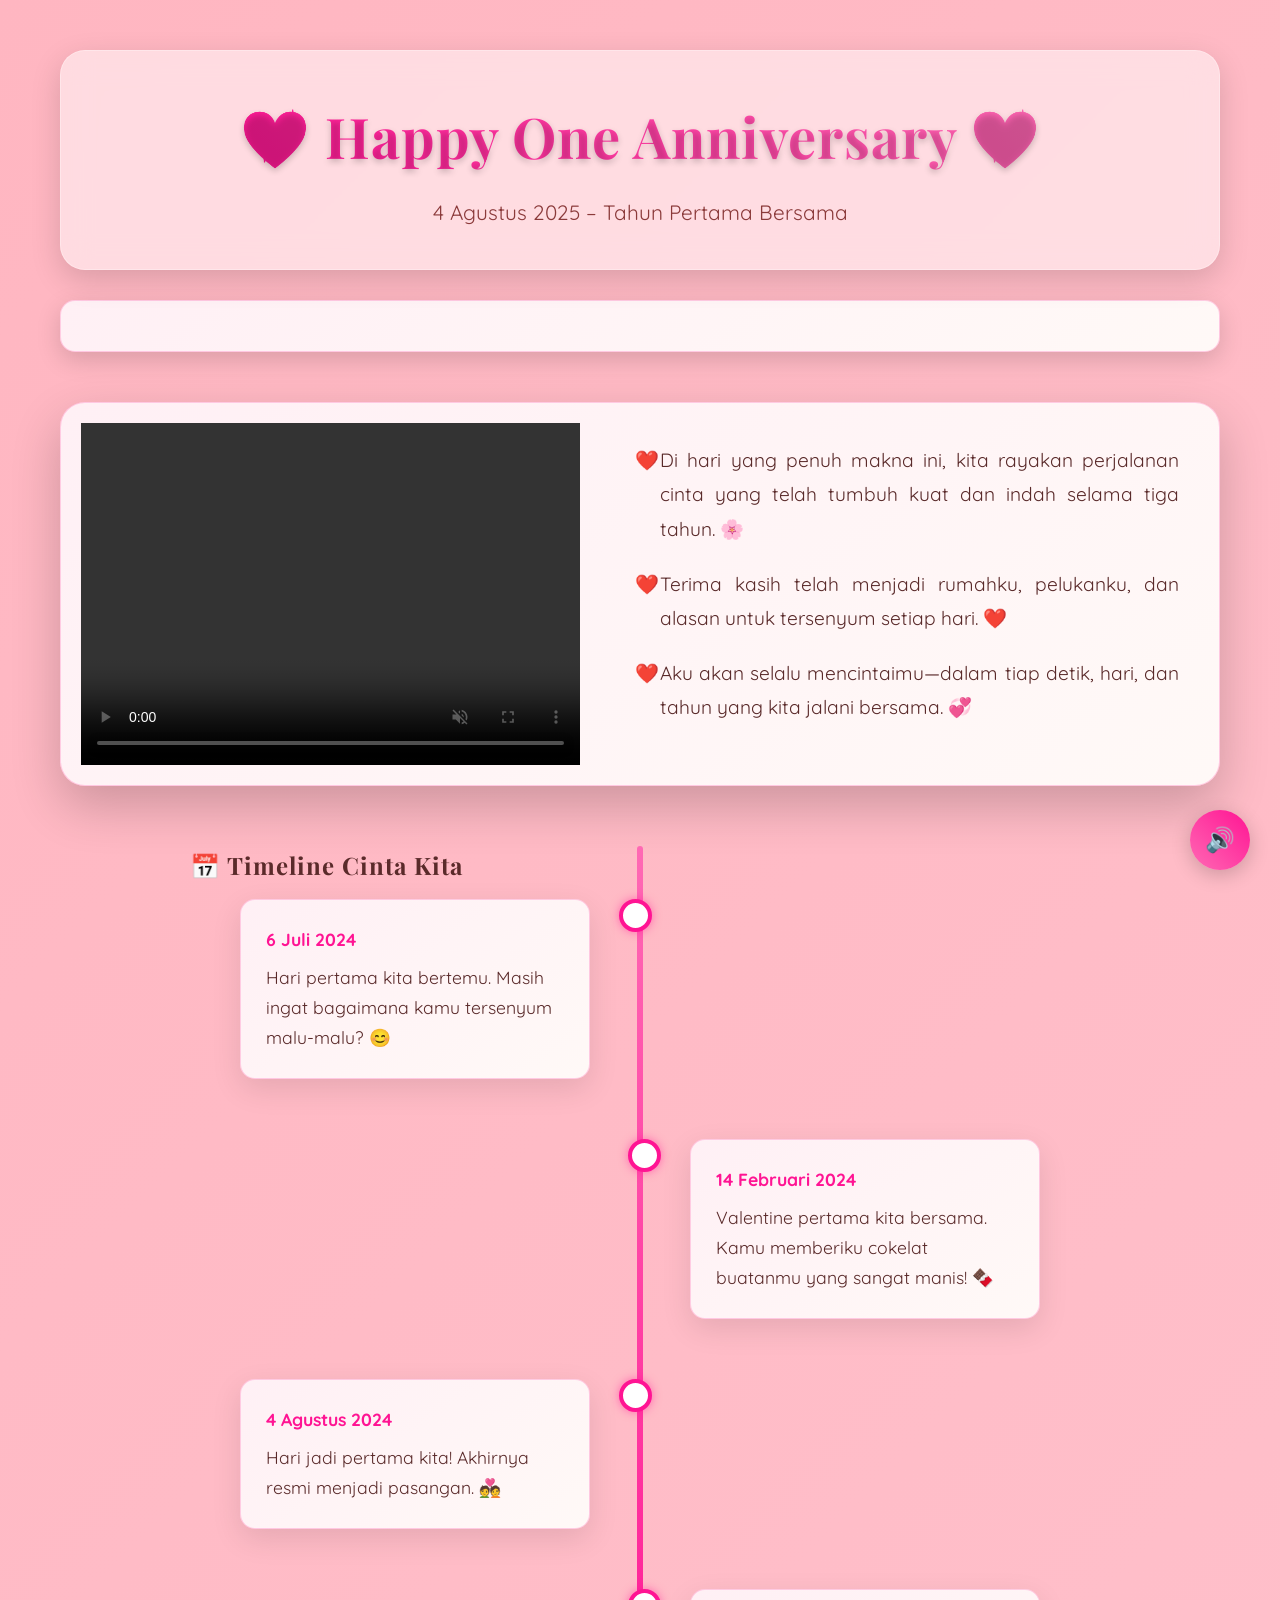
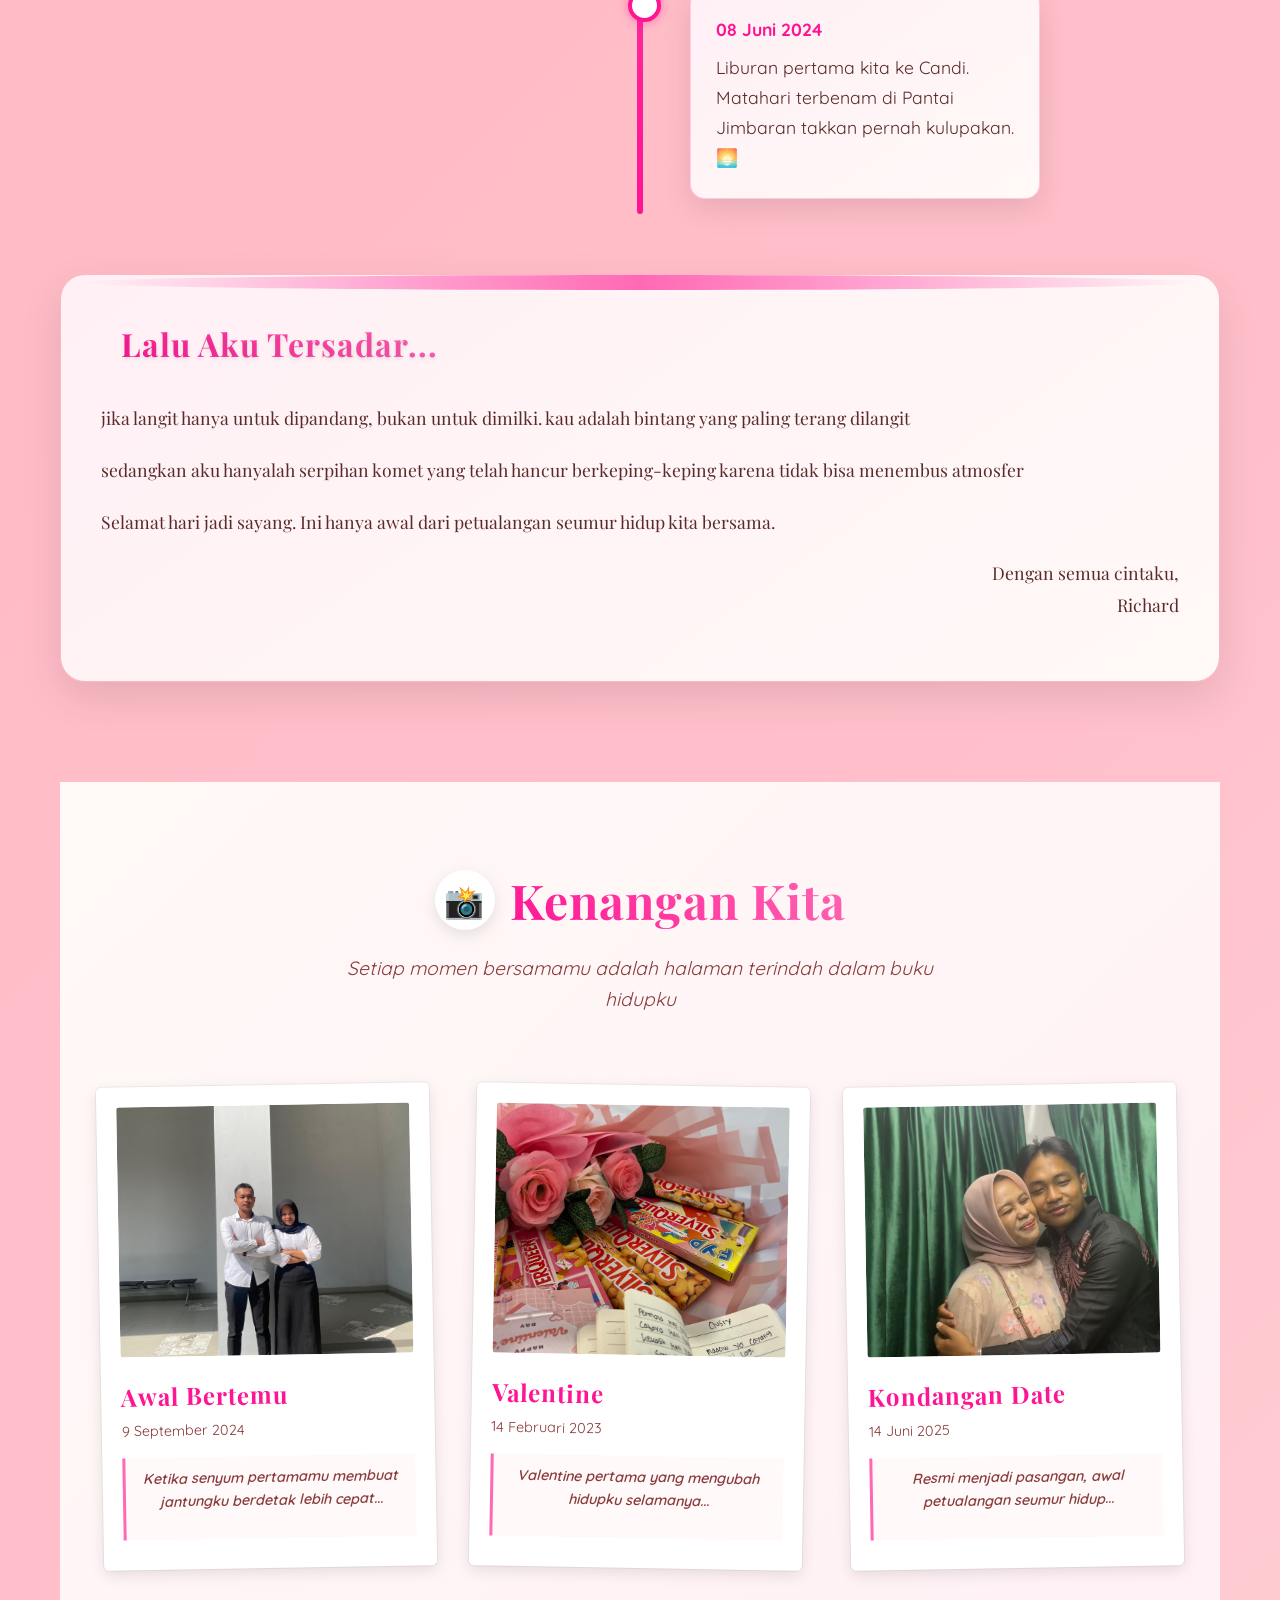
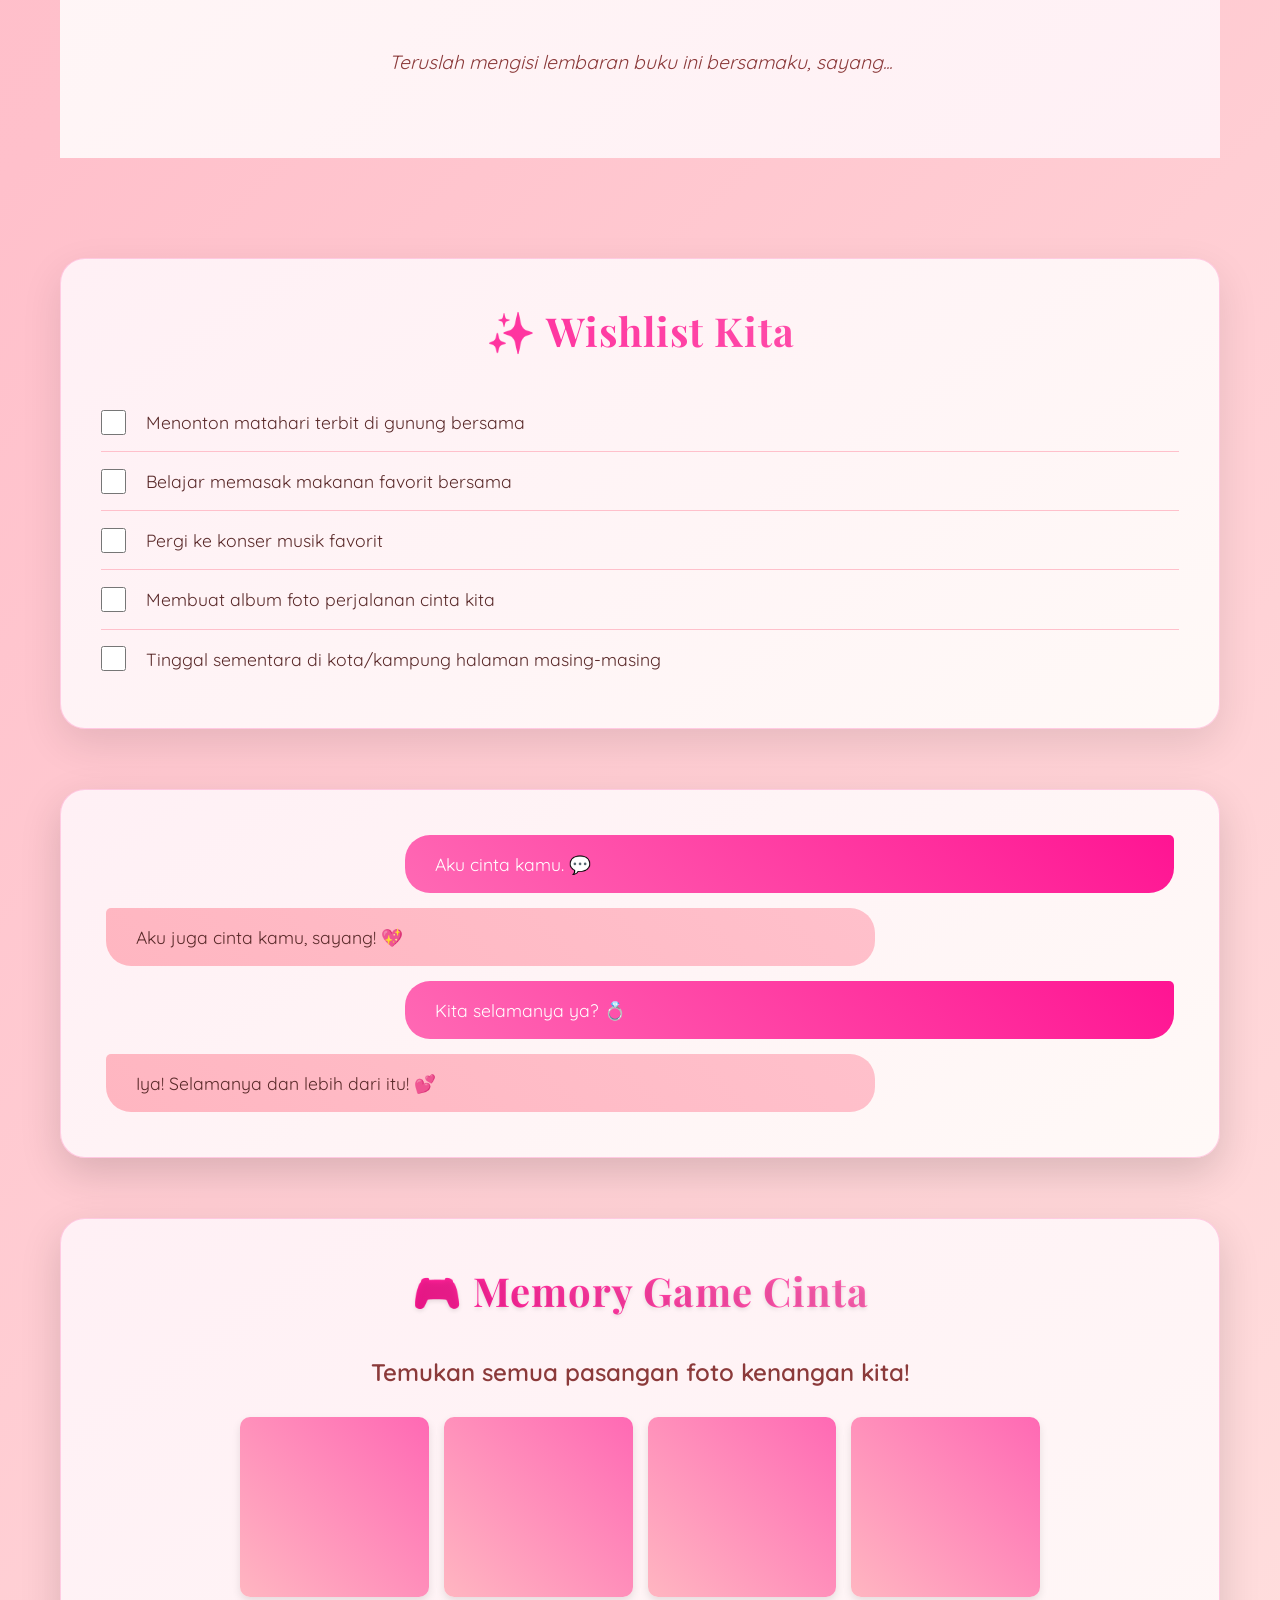
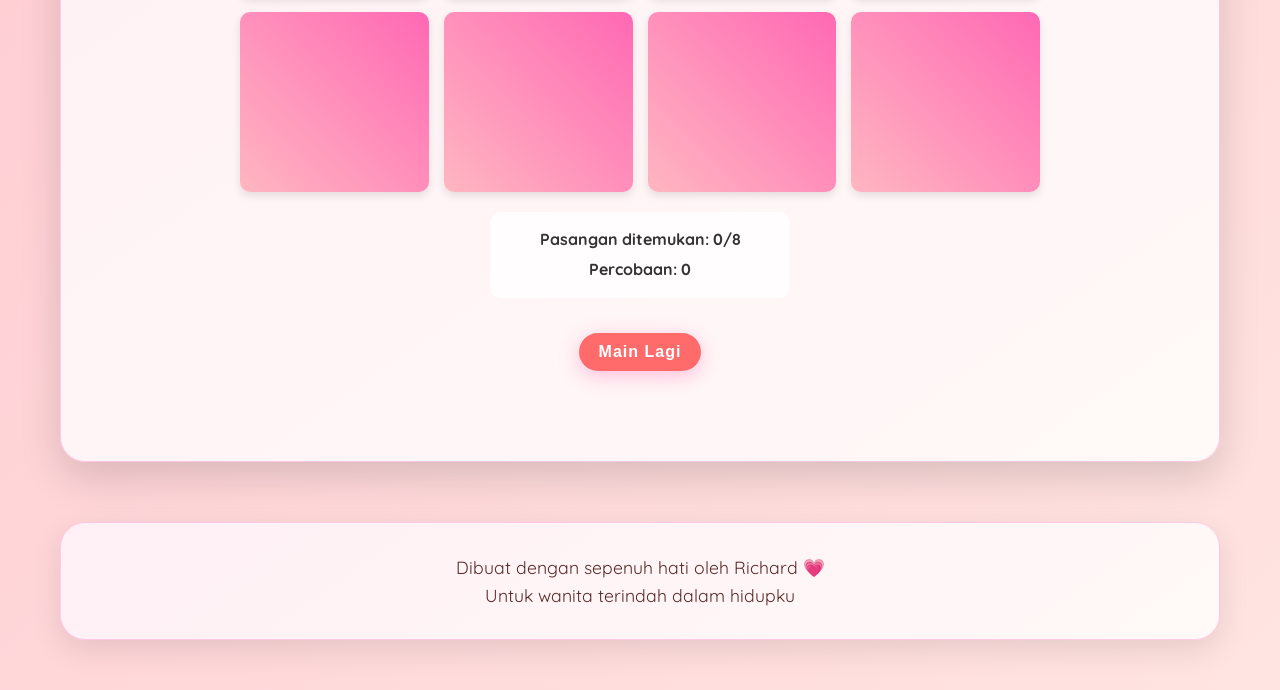
<file: index.html>
<!DOCTYPE html>
<html lang="id">
<head>
  <meta charset="UTF-8" />
  <meta name="viewport" content="width=device-width, initial-scale=1.0"/>
  <title>Happy Anniversary 💖</title>
  <link href="https://fonts.googleapis.com/css2?family=Playfair+Display:wght@700&family=Quicksand:wght@400;600&display=swap" rel="stylesheet">
  <link rel="stylesheet" href="Style.css">
</head>
<body onload="showPopup(); playMusic(); startCountdown();">

  <!-- Popup Ucapan -->
  <div class="popup" id="popup">
    <div class="popup-content">
      <h2>💝 Kejutan Cinta Terindah</h2>
      <p>Selamat Anniversary Sayangku 💗<br>3 Tahun Kebersamaan Penuh Makna</p>
      <button onclick="closePopup()">Buka Surprise Cintaku ❤️</button>
    </div>
  </div>

  <!-- Musik -->
  <audio id="music" src="https://www.bensound.com/bensound-music/bensound-romantic.mp3" autoplay loop></audio>
  <button id="muteBtn" onclick="toggleMusic()" aria-label="Toggle music">🔊</button>

  <!-- Efek Hati Jatuh -->
  <div id="hearts-container"></div>

  <div class="container">

    <!-- Judul -->
    <header class="fade-in">
      <h1>💖 Happy One Anniversary 💖</h1>
      <p class="glow">4 Agustus 2025 – Tahun Pertama Bersama</p>
    </header>

    <!-- Countdown -->
    <div class="countdown" id="countdown"></div>

    <!-- Kartu Ucapan -->
    <section class="card fade-in-up">
      <div class="image-wrapper">
        <video class="container" width="100%" height="auto" controls autoplay muted loop>
          <source src="gmb/video1.mp4" type="video/mp4">
          Your browser does not support the video tag.
        </video>
      </div>
      <div class="message">
        <p>Di hari yang penuh makna ini, kita rayakan perjalanan cinta yang telah tumbuh kuat dan indah selama tiga tahun. 🌸</p>
        <p>Terima kasih telah menjadi rumahku, pelukanku, dan alasan untuk tersenyum setiap hari. ❤️</p>
        <p>Aku akan selalu mencintaimu—dalam tiap detik, hari, dan tahun yang kita jalani bersama. 💞</p>
      </div>
    </section>

    <!-- Timeline Cinta -->
    <div class="timeline">
      <h2>📅 Timeline Cinta Kita</h2>
      <div class="timeline-item left-timeline">
        <div class="timeline-content">
          <div class="timeline-date">6 Juli 2024</div>
          <p>Hari pertama kita bertemu. Masih ingat bagaimana kamu tersenyum malu-malu? 😊</p>
        </div>
      </div>
      <div class="timeline-item right-timeline">
        <div class="timeline-content">
          <div class="timeline-date">14 Februari 2024</div>
          <p>Valentine pertama kita bersama. Kamu memberiku cokelat buatanmu yang sangat manis! 🍫</p>
        </div>
      </div>
      <div class="timeline-item left-timeline">
        <div class="timeline-content">
          <div class="timeline-date">4 Agustus 2024</div>
          <p>Hari jadi pertama kita! Akhirnya resmi menjadi pasangan. 💑</p>
        </div>
      </div>
      <div class="timeline-item right-timeline">
        <div class="timeline-content">
          <div class="timeline-date">08 Juni 2024</div>
          <p>Liburan pertama kita ke Candi. Matahari terbenam di Pantai Jimbaran takkan pernah kulupakan. 🌅</p>
        </div>
      </div>
    </div>

    <!-- Surat Cinta -->
    <section class="love-letter">
      <h3>Lalu Aku Tersadar...</h3>
      <p>jika langit hanya untuk dipandang, bukan untuk dimilki. kau adalah bintang yang paling terang dilangit</p>
      <p>sedangkan aku hanyalah serpihan komet yang telah hancur berkeping-keping karena tidak bisa menembus atmosfer</p>
      <p>Selamat hari jadi sayang. Ini hanya awal dari petualangan seumur hidup kita bersama.</p>
      <p style="text-align: right; margin-top: 20px;">Dengan semua cintaku,<br>Richard</p>
    </section>

    <!-- Scrapbook Kenangan -->
    <section class="scrapbook-section">
      <div class="scrapbook-header">
        <h2>
          <span class="icon-frame">📸</span>
          <span class="title-gradient">Kenangan Kita</span>
        </h2>
        <p class="subtitle">Setiap momen bersamamu adalah halaman terindah dalam buku hidupku</p>
      </div>

      <div class="gallery-container">
        <div class="polaroid-gallery">
          <div class="polaroid">
            <div class="photo-wrapper">
              <img src="gmb/foto2.jpeg" alt="Momen Pertama" loading="lazy">
              <div class="overlay">
                <span class="heart-pulse">💖</span>
              </div>
            </div>
            <div class="caption">
              <h3>Awal Bertemu</h3>
              <p>9 September 2024</p>
              <div class="memory-quote">
                <p>Ketika senyum pertamamu membuat jantungku berdetak lebih cepat...</p>
              </div>
            </div>
          </div>

          <div class="polaroid">
            <div class="photo-wrapper">
              <img src="gmb/foto5.jpeg" alt="Kencan Pertama" loading="lazy">
              <div class="overlay">
                <span class="heart-pulse">🥰</span>
              </div>
            </div>
            <div class="caption">
              <h3>Valentine</h3>
              <p>14 Februari 2023</p>
              <div class="memory-quote">
                <p>Valentine pertama yang mengubah hidupku selamanya...</p>
              </div>
            </div>
          </div>

          <div class="polaroid">
            <div class="photo-wrapper">
              <img src="gmb/foto1.jpeg" alt="Hari Jadi" loading="lazy">
              <div class="overlay">
                <span class="heart-pulse">💍</span>
              </div>
            </div>
            <div class="caption">
              <h3>Kondangan Date</h3>
              <p>14 Juni 2025</p>
              <div class="memory-quote">
                <p>Resmi menjadi pasangan, awal petualangan seumur hidup...</p>
              </div>
            </div>
          </div>
        </div>
      </div>

      <div class="scrapbook-footer">
        <p>Teruslah mengisi lembaran buku ini bersamaku, sayang...</p>
      </div>
    </section>

    <!-- Bucket List -->
    <section class="bucket-list"> 
      <h2>✨ Wishlist Kita</h2>
      <div class="bucket-item">
        <input type="checkbox" class="bucket-checkbox" id="item1">
        <label for="item1">Menonton matahari terbit di gunung bersama</label>
      </div>
      <div class="bucket-item">
        <input type="checkbox" class="bucket-checkbox" id="item2">
        <label for="item2">Belajar memasak makanan favorit bersama</label>
      </div>
      <div class="bucket-item">
        <input type="checkbox" class="bucket-checkbox" id="item3">
        <label for="item3">Pergi ke konser musik favorit</label>
      </div>
      <div class="bucket-item">
        <input type="checkbox" class="bucket-checkbox" id="item4">
        <label for="item4">Membuat album foto perjalanan cinta kita</label>
      </div>
      <div class="bucket-item">
        <input type="checkbox" class="bucket-checkbox" id="item5">
        <label for="item5">Tinggal sementara di kota/kampung halaman masing-masing</label>
      </div>
    </section>

    <!-- Chat Cinta -->
    <div class="chat-box">
      <div class="bubble right">Aku cinta kamu. 💬</div>
      <div class="bubble left">Aku juga cinta kamu, sayang! 💖</div>
      <div class="bubble right">Kita selamanya ya? 💍</div>
      <div class="bubble left">Iya! Selamanya dan lebih dari itu! 💕</div>
    </div>

    <!-- New Memory Game -->
    <section class="game-section">
      <h2>🎮 Memory Game Cinta</h2>
      <p id="question">Temukan semua pasangan foto kenangan kita!</p>
      <div class="memory-game" id="memoryGame">
        <!-- Cards will be generated by JavaScript -->
      </div>
      <div id="gameStats" style="margin-top: 20px;">
        <p>Pasangan ditemukan: <span id="pairsFound">0</span>/8</p>
        <p>Percobaan: <span id="attempts">0</span></p>
      </div>
      <button onclick="resetGame()">Main Lagi</button>
      <p id="response"></p>
    </section>

    <!-- Footer -->
    <footer>
      <p>Dibuat dengan sepenuh hati oleh Richard 💗<br>Untuk wanita terindah dalam hidupku</p>
    </footer>

  </div>

  <script src="script.js"></script>
</body>
</html>
</file>
<file: Style.css>
/* Updated Global Styles */
* {
  margin: 0;
  padding: 0;
  box-sizing: border-box;
}

body {
  font-family: 'Quicksand', sans-serif;
  background: linear-gradient(135deg, #ffb6c1 0%, #ffc0cb 50%, #ffe4e1 100%);
  color: #5a2a2a;
  overflow-x: hidden;
  min-height: 100vh;
  line-height: 1.6;
  -webkit-font-smoothing: antialiased;
  -moz-osx-font-smoothing: grayscale;
}

h1, h2, h3 {
  font-family: 'Playfair Display', serif;
  font-weight: 700;
  letter-spacing: 1px;
}

/* Updated Container */
.container {
  max-width: 1200px;
  margin: 0 auto;
  padding: 20px;
  position: relative;
  z-index: 1;
}

/* Enhanced Popup Styles */
.popup {
  position: fixed;
  top: 0;
  left: 0;
  width: 100%;
  height: 100%;
  background-color: rgba(0,0,0,0.9);
  display: none;
  justify-content: center;
  align-items: center;
  z-index: 999;
  animation: fadeIn 0.6s ease forwards;
}

.popup-content {
  background: linear-gradient(145deg, #fff0f5, #fff9f7);
  padding: 50px;
  border-radius: 25px;
  text-align: center;
  box-shadow: 0 20px 50px rgba(0,0,0,0.3);
  transform: scale(0.9);
  animation: popIn 0.5s 0.3s ease forwards;
  border: 2px solid #ff69b4;
  max-width: 90%;
}

.popup-content h2 {
  color: #ff1493;
  margin-bottom: 20px;
  font-size: 2.5rem;
  text-shadow: 0 2px 4px rgba(0,0,0,0.1);
}

.popup-content p {
  font-size: 1.2rem;
  margin-bottom: 30px;
  color: #8b3a3a;
}

.popup-content button {
  background: linear-gradient(45deg, #ff69b4, #ff1493);
  color: white;
  border: none;
  padding: 15px 30px;
  border-radius: 50px;
  margin-top: 20px;
  cursor: pointer;
  font-size: 18px;
  transition: all 0.3s ease-in-out;
  box-shadow: 0 5px 20px rgba(255,105,180,0.4);
  font-weight: 600;
  letter-spacing: 1px;
}

.popup-content button:hover {
  transform: scale(1.05);
  box-shadow: 0 8px 25px rgba(255,105,180,0.6);
}

/* Enhanced Header Styles */
header {
  text-align: center;
  margin: 30px 0;
  padding: 40px;
  background: rgba(255,255,255,0.5);
  backdrop-filter: blur(15px);
  border-radius: 25px;
  box-shadow: 0 10px 30px rgba(0,0,0,0.15);
  border: 1px solid rgba(255,255,255,0.3);
}

h1 {
  font-size: 3.5rem;
  margin-bottom: 15px;
  display: inline-block; /* Added this */
  color: #ff1493; /* Fallback color */
  text-shadow: 0 3px 6px rgba(0,0,0,0.2);
  background: linear-gradient(45deg, #ff1493, #ff69b4);
  background-clip: text;
  -webkit-background-clip: text;
  -webkit-text-fill-color: transparent;
  -moz-background-clip: text;
  -moz-text-fill-color: transparent;
}

.glow {
  animation: glow 2s ease-in-out infinite alternate;
  font-size: 1.3rem;
  color: #8b3a3a;
}

/* Enhanced Countdown Styles */
.countdown {
  background: linear-gradient(145deg, #fff0f5, #fff9f7);
  padding: 25px;
  border-radius: 15px;
  text-align: center;
  margin: 30px 0;
  font-weight: 700;
  box-shadow: 0 8px 25px rgba(0,0,0,0.15);
  font-size: 1.5rem;
  color: #ff1493;
  border: 1px solid rgba(255,105,180,0.3);
}

/* Enhanced Card Styles */
.card {
  display: flex;
  flex-wrap: wrap;
  background: linear-gradient(145deg, #fff0f5, #fff9f7);
  border-radius: 25px;
  overflow: hidden;
  margin: 50px 0;
  box-shadow: 0 20px 50px rgba(0,0,0,0.2);
  transition: transform 0.3s ease-in-out;
  border: 1px solid rgba(255,105,180,0.3);
  position: relative;
}

.card:hover {
  transform: translateY(-10px) scale(1.01);
}

.image-wrapper {
  flex: 1;
  min-width: 320px;
  position: relative;
}

.image-wrapper::before {
  content: '';
  position: absolute;
  top: 0;
  left: 0;
  right: 0;
  bottom: 0;
  background: linear-gradient(45deg, rgba(255,105,180,0.2), rgba(255,20,147,0.2));
  z-index: 1;
  opacity: 0;
  transition: opacity 0.3s ease;
}

.card:hover .image-wrapper::before {
  opacity: 1;
}

.image-wrapper img, .image-wrapper video {
  width: 100%;
  height: 100%;
  object-fit: cover;
  transition: transform 0.5s ease;
}

.card:hover .image-wrapper img, .card:hover .image-wrapper video {
  transform: scale(1.05);
}

.message {
  flex: 1;
  min-width: 300px;
  padding: 40px;
  display: flex;
  flex-direction: column;
  justify-content: center;
}

.message p {
  margin-bottom: 20px;
  line-height: 1.8;
  font-size: 1.2rem;
  color: #5a2a2a;
  text-align: justify;
  position: relative;
  padding-left: 20px;
}

.message p::before {
  content: '❤️';
  position: absolute;
  left: -5px;
}

/* Enhanced Scrapbook Section */
/* Scrapbook Section */
.scrapbook-section {
  padding: 80px 20px;
  background: linear-gradient(135deg, #fff9f7 0%, #fff0f5 100%);
  margin: 100px 0;
  position: relative;
  overflow: hidden;
}

.scrapbook-header {
  text-align: center;
  margin-bottom: 50px;
}

.scrapbook-header h2 {
  font-size: 3rem;
  display: flex;
  align-items: center;
  justify-content: center;
  gap: 15px;
  margin-bottom: 15px;
}

.icon-frame {
  display: inline-flex;
  width: 60px;
  height: 60px;
  background: white;
  border-radius: 50%;
  align-items: center;
  justify-content: center;
  font-size: 2rem;
  box-shadow: 0 5px 15px rgba(0,0,0,0.1);
}

.title-gradient {
  background: linear-gradient(45deg, #ff1493, #ff69b4);
  -webkit-background-clip: text;
  background-clip: text;
  -webkit-text-fill-color: transparent;
  color: transparent;
}

.subtitle {
  font-size: 1.2rem;
  color: #8b3a3a;
  max-width: 600px;
  margin: 0 auto;
  line-height: 1.6;
  font-style: italic;
}

/* Polaroid Gallery */
.gallery-container {
  max-width: 1200px;
  margin: 0 auto;
  padding: 20px;
}

.polaroid-gallery {
  display: grid;
  grid-template-columns: repeat(auto-fit, minmax(280px, 1fr));
  gap: 40px;
}

.polaroid {
  background: white;
  padding: 20px 20px 30px;
  border-radius: 5px;
  box-shadow: 
    0 5px 15px rgba(0,0,0,0.1),
    0 0 0 1px rgba(0,0,0,0.05);
  transition: all 0.4s cubic-bezier(0.175, 0.885, 0.32, 1.275);
  position: relative;
  transform: rotate(-1deg);
}

.polaroid:nth-child(even) {
  transform: rotate(1deg);
}

.polaroid:hover {
  transform: rotate(0deg) scale(1.05) !important;
  box-shadow: 
    0 15px 30px rgba(255,105,180,0.3),
    0 0 0 1px rgba(255,105,180,0.2);
}

.photo-wrapper {
  position: relative;
  height: 250px;
  overflow: hidden;
  border-radius: 3px;
  margin-bottom: 20px;
}

.photo-wrapper img {
  width: 100%;
  height: 100%;
  object-fit: cover;
  transition: transform 0.8s ease;
}

.polaroid:hover .photo-wrapper img {
  transform: scale(1.1);
}

.overlay {
  position: absolute;
  top: 0;
  left: 0;
  width: 100%;
  height: 100%;
  background: rgba(255,20,147,0.1);
  display: flex;
  align-items: center;
  justify-content: center;
  opacity: 0;
  transition: opacity 0.3s ease;
}

.polaroid:hover .overlay {
  opacity: 1;
}

.heart-pulse {
  font-size: 3rem;
  animation: pulse 2s infinite;
}

.caption h3 {
  font-size: 1.5rem;
  color: #ff1493;
  margin-bottom: 5px;
  font-family: 'Playfair Display', serif;
}

.caption p {
  color: #8b3a3a;
  font-size: 0.9rem;
  margin-bottom: 15px;
}

.memory-quote {
  padding: 15px;
  background: #fff9f9;
  border-left: 3px solid #ff69b4;
  font-style: italic;
  color: #5a2a2a;
  line-height: 1.6;
  position: relative;
}

.memory-note::before {
  content: "“"; /* Corrected quotation mark syntax */
  position: absolute;
  top: 15px;
  left: 15px;
  font-size: 5rem; /* Larger size for better visual impact */
  color: rgba(255, 105, 180, 0.15); /* More subtle opacity */
  font-family: 'Playfair Display', serif;
  font-weight: 700; /* Bolder weight */
  line-height: 0.8; /* Better vertical alignment */
  z-index: 0; /* Ensure it stays behind the text */
  pointer-events: none; /* Prevent interaction */
  transform: rotate(-5deg); /* Slight artistic tilt */
  text-shadow: 2px 2px 3px rgba(0,0,0,0.05); /* Soft shadow */
}

.scrapbook-footer {
  text-align: center;
  margin-top: 60px;
  font-size: 1.2rem;
  color: #8b3a3a;
  font-style: italic;
}

/* Animations */
@keyframes pulse {
  0% { transform: scale(1); }
  50% { transform: scale(1.2); }
  100% { transform: scale(1); }
}

/* Responsive */
@media (max-width: 768px) {
  .scrapbook-header h2 {
    font-size: 2.2rem;
    flex-direction: column;
    gap: 10px;
  }
  
  .polaroid-gallery {
    grid-template-columns: 1fr;
    gap: 30px;
  }
  
  .polaroid {
    max-width: 350px;
    margin: 0 auto;
  }
}
/* Enhanced Chat Styles */
.chat-box {
  background: linear-gradient(145deg, #fff0f5, #fff9f7);
  border-radius: 25px;
  padding: 30px;
  margin: 60px 0;
  box-shadow: 0 15px 40px rgba(0,0,0,0.15);
  border: 1px solid rgba(255,105,180,0.3);
}

.bubble {
  max-width: 70%;
  padding: 15px 30px;
  border-radius: 25px;
  margin: 15px;
  position: relative;
  animation: fadeInUp 0.5s ease;
  font-size: 1.1rem;
  transition: transform 0.3s ease;
}

.bubble:hover {
  transform: scale(1.02);
}

.left {
  background: linear-gradient(45deg, #ffb6c1, #ffc0cb);
  border-top-left-radius: 5px;
  margin-right: auto;
  color: #5a2a2a;
}

.right {
  background: linear-gradient(45deg, #ff69b4, #ff1493);
  color: white;
  border-top-right-radius: 5px;
  margin-left: auto;
}

/* Enhanced Game Styles */
.game-section {
  background: linear-gradient(145deg, #fff0f5, #fff9f7);
  border-radius: 25px;
  padding: 40px;
  margin: 60px 0;
  text-align: center;
  box-shadow: 0 15px 40px rgba(0,0,0,0.15);
  border: 1px solid rgba(255,105,180,0.3);
}

.game-section h2 {
  margin-bottom: 30px;
  font-size: 2.5rem;
  /* Fallback untuk browser yang tidak support */
  color: #ff1493; 
  
  /* Gradient Text */
  background: linear-gradient(45deg, #ff1493, #ff69b4);
  background-clip: text;
  -webkit-background-clip: text;
  -webkit-text-fill-color: transparent;
  -moz-background-clip: text;
  -moz-text-fill-color: transparent;
  
  /* Pastikan properti display */
  display: inline-block;
  
  /* Tambahan untuk konsistensi */
  font-family: 'Playfair Display', serif;
  text-shadow: 0 2px 4px rgba(0,0,0,0.1);
}

#question {
  font-size: 1.5rem;
  margin-bottom: 25px;
  color: #8b3a3a;
  font-weight: 600;
}

#answer {
  width: 80%;
  padding: 15px 25px;
  border: 2px solid #ffb6c1;
  border-radius: 50px;
  margin: 20px 0;
  font-size: 1.1rem;
  outline: none;
  transition: all 0.3s;
  background: rgba(255,255,255,0.8);
}

#answer:focus {
  border-color: #ff1493;
  box-shadow: 0 0 0 3px rgba(255,20,147,0.2);
}

.game-section button {
  background: linear-gradient(45deg, #ff69b4, #ff1493);
  color: white;
  border: none;
  padding: 15px 35px;
  border-radius: 50px;
  font-size: 1.1rem;
  cursor: pointer;
  transition: all 0.3s;
  margin-top: 15px;
  font-weight: 600;
  letter-spacing: 1px;
  box-shadow: 0 5px 20px rgba(255,105,180,0.4);
}

.game-section button:hover {
  transform: scale(1.05);
  box-shadow: 0 8px 25px rgba(255,105,180,0.6);
}

#response {
  margin-top: 20px;
  font-weight: 600;
  min-height: 30px;
  font-size: 1.2rem;
  padding: 10px;
  border-radius: 10px;
}

/* Enhanced Footer Styles */
footer {
  text-align: center;
  margin: 60px 0 30px;
  padding: 30px;
  font-size: 1.1rem;
  color: #5a2a2a;
  background: linear-gradient(145deg, #fff0f5, #fff9f7);
  border-radius: 25px;
  box-shadow: 0 10px 30px rgba(0,0,0,0.1);
  border: 1px solid rgba(255,105,180,0.3);
}

/* Enhanced Music Button */
#muteBtn {
  position: fixed;
  bottom: 30px;
  right: 30px;
  width: 60px;
  height: 60px;
  border-radius: 50%;
  background: linear-gradient(45deg, #ff69b4, #ff1493);
  border: none;
  box-shadow: 0 5px 20px rgba(0,0,0,0.2);
  font-size: 24px;
  cursor: pointer;
  z-index: 100;
  display: flex;
  justify-content: center;
  align-items: center;
  transition: all 0.3s;
  color: white;
}

#muteBtn:hover {
  transform: scale(1.1) rotate(10deg);
  box-shadow: 0 8px 25px rgba(0,0,0,0.3);
}

/* Enhanced Heart Animation */
.heart {
  position: fixed;
  top: -50px;
  z-index: 0;
  animation: fall linear forwards;
  pointer-events: none;
  text-shadow: 0 0 10px rgba(255,20,147,0.8);
}

/* Enhanced Timeline Styles */
.timeline {
  position: relative;
  max-width: 900px;
  margin: 60px auto;
}

.timeline::after {
  content: '';
  position: absolute;
  width: 6px;
  background: linear-gradient(to bottom, #ff69b4, #ff1493);
  top: 0;
  bottom: 0;
  left: 50%;
  margin-left: -3px;
  border-radius: 10px;
}

.timeline-item {
  padding: 15px 50px;
  position: relative;
  width: 50%;
  box-sizing: border-box;
  margin-bottom: 30px;
}

.timeline-item::after {
  content: '';
  position: absolute;
  width: 25px;
  height: 25px;
  background: white;
  border: 4px solid #ff1493;
  border-radius: 50%;
  top: 15px;
  z-index: 1;
  box-shadow: 0 0 10px rgba(255,20,147,0.5);
}

.left-timeline {
  left: 0;
}

.right-timeline {
  left: 50%;
}

.left-timeline::after {
  right: -12px;
}

.right-timeline::after {
  left: -12px;
}

.timeline-content {
  padding: 25px;
  background: linear-gradient(145deg, #fff0f5, #fff9f7);
  border-radius: 15px;
  box-shadow: 0 10px 30px rgba(0,0,0,0.1);
  border: 1px solid rgba(255,105,180,0.3);
  transition: transform 0.3s ease;
}

.timeline-content:hover {
  transform: translateY(-5px);
}

.timeline-date {
  font-weight: bold;
  color: #ff1493;
  font-size: 1.1rem;
  margin-bottom: 10px;
}

.timeline-content p {
  font-size: 1.1rem;
  line-height: 1.7;
}

/* Enhanced Love Letter Styles */
.love-letter {
  background: linear-gradient(145deg, #fff0f5, #fff9f7);
  border: 1px solid #ffb6c1;
  padding: 40px;
  margin: 60px 0;
  border-radius: 25px;
  box-shadow: 0 15px 40px rgba(0,0,0,0.1);
  position: relative;
  font-family: 'Playfair Display', serif;
  line-height: 1.8;
  font-size: 1.1rem;
}

.love-letter::before {
  content: '';
  position: absolute;
  top: 0;
  left: 20px;
  right: 20px;
  height: 15px;
  background: linear-gradient(to right, transparent, #ff69b4, transparent);
  border-radius: 50%;
}

.love-letter h3 {
  text-align: center;
  margin-bottom: 30px;
  font-size: 2rem;
  font-family: 'Playfair Display', serif;
  
  /* Fallback for older browsers */
  color: #ff1493;
  
  /* Gradient text effect */
  background: linear-gradient(45deg, #ff1493, #ff69b4);
  background-clip: text;
  -webkit-background-clip: text;
  -webkit-text-fill-color: transparent;
  -moz-background-clip: text;
  -moz-text-fill-color: transparent;
  
  /* Required for gradient text to work */
  display: inline-block;
  
  /* Optional enhancements */
  text-shadow: 0 2px 4px rgba(0,0,0,0.1);
  padding: 0 20px;
}

.love-letter p {
  margin-bottom: 20px;
  text-align: justify;
}

.love-letter p:last-child {
  margin-top: 40px;
}

/* Enhanced Bucket List Styles */
.bucket-list {
  background: linear-gradient(145deg, #fff0f5, #fff9f7);
  border-radius: 25px;
  padding: 40px;
  margin: 60px 0;
  box-shadow: 0 15px 40px rgba(0,0,0,0.1);
  border: 1px solid rgba(255,105,180,0.3);
}

.bucket-list h2 {
  text-align: center;
  margin-bottom: 30px;
  color: #ff1493;
  font-size: 2.5rem;
  background: linear-gradient(45deg, #ff1493, #ff69b4);
  background-clip: text;
  -webkit-background-clip: text;
  -webkit-text-fill-color: transparent;
  -moz-background-clip: text;
  -moz-text-fill-color: transparent;
}

.bucket-item {
  display: flex;
  align-items: center;
  padding: 15px 0;
  border-bottom: 1px solid #ffc0cb;
  transition: all 0.3s ease;
}

.bucket-item:hover {
  transform: translateX(10px);
}

.bucket-item:last-child {
  border-bottom: none;
}

.bucket-checkbox {
  margin-right: 20px;
  width: 25px;
  height: 25px;
  accent-color: #ff1493;
  cursor: pointer;
}

.bucket-item label {
  font-size: 1.1rem;
  color: #5a2a2a;
  cursor: pointer;
  flex-grow: 1;
}

/* Animations */
@keyframes fadeIn {
  from { opacity: 0; }
  to { opacity: 1; }
}

@keyframes fadeOut {
  from { opacity: 1; }
  to { opacity: 0; }
}

@keyframes popIn {
  0% { transform: scale(0.9); opacity: 0; }
  50% { transform: scale(1.05); }
  100% { transform: scale(1); opacity: 1; }
}

@keyframes glow {
  from {
    text-shadow: 0 0 5px #fff, 0 0 10px #fff, 0 0 15px #ff69b4, 0 0 20px #ff69b4;
  }
  to {
    text-shadow: 0 0 10px #fff, 0 0 20px #fff, 0 0 30px #ff1493, 0 0 40px #ff1493;
  }
}

@keyframes fall {
  to {
    transform: translateY(100vh) rotate(360deg);
  }
}

@keyframes fadeInUp {
  from {  
    opacity: 0;
    transform: translateY(20px);
  }
  to {
    opacity: 1;
    transform: translateY(0);
  }
}

@keyframes heartBeat {
  0% { transform: scale(1); }
  14% { transform: scale(1.3); }
  28% { transform: scale(1); }
  42% { transform: scale(1.3); }
  70% { transform: scale(1); }
}

/* New Memory Game Styles */
.memory-game {
  display: grid;
  grid-template-columns: repeat(4, 1fr);
  gap: 15px;
  margin: 30px auto;
  max-width: 600px;
}

.memory-card {
  aspect-ratio: 1/1;
  background: linear-gradient(45deg, #ffb6c1, #ff69b4);
  border-radius: 15px;
  display: flex;
  justify-content: center;
  align-items: center;
  cursor: pointer;
  transition: all 0.3s ease;
  transform-style: preserve-3d;
  position: relative;
  box-shadow: 0 5px 15px rgba(0,0,0,0.1);
}

.memory-card.flipped {
  transform: rotateY(180deg);
  background: white;
}

.memory-card.matched {
  transform: scale(0.95);
  box-shadow: 0 0 20px rgba(255,20,147,0.5);
  cursor: default;
}

.memory-card .front-face {
  transform: rotateY(180deg);
  backface-visibility: hidden;
  max-width: 80%;
  max-height: 80%;
}

.memory-card .back-face {
  position: absolute;
  width: 100%;
  height: 100%;
  backface-visibility: hidden;
  display: flex;
  justify-content: center;
  align-items: center;
  font-size: 2rem;
  color: white;
}

/* Responsive Styles */
@media (max-width: 768px) {
  h1 {
    font-size: 2.5rem;
  }

  .popup-content {
    padding: 30px;
  }

  .card {
    flex-direction: column;
  }

  .image-wrapper {
    min-height: 300px;
  }

  .timeline::after {
    left: 31px;
  }

  .timeline-item {
    width: 100%;
    padding-left: 70px;
    padding-right: 25px;
  }

  .timeline-item::after {
    left: 21px;
  }

  .left-timeline, .right-timeline {
    left: 0;
  }

  .memory-game {
    grid-template-columns: repeat(3, 1fr);
  }
}

@media (max-width: 480px) {
  h1 {
    font-size: 2rem;
  }

  .memory-game {
    grid-template-columns: repeat(2, 1fr);
  }
}

/* Memory Game Styles */
.memory-game {
  display: grid;
  grid-template-columns: repeat(4, 1fr);
  gap: 10px;
  max-width: 800px;
  margin: 0 auto;
  perspective: 1000px;
}

.memory-card {
  position: relative;
  width: 100%;
  height: 150px;
  transform-style: preserve-3d;
  transition: transform 0.5s;
  cursor: pointer;
  border-radius: 10px;
  box-shadow: 0 4px 8px rgba(0, 0, 0, 0.2);
}

.memory-card.flipped {
  transform: rotateY(180deg);
}

.front-face, .back-face {
  position: absolute;
  width: 100%;
  height: 100%;
  backface-visibility: hidden;
  display: flex;
  align-items: center;
  justify-content: center;
  border-radius: 10px;
}

.front-face {
  background: linear-gradient(135deg, #ff9a9e 0%, #fad0c4 100%);
  font-size: 3rem;
  color: white;
}

.back-face {
  background: white;
  transform: rotateY(180deg);
  overflow: hidden;
}

.back-face img, .back-face video {
  width: 100%;
  height: 100%;
  object-fit: cover;
}

.memory-card.matched {
  opacity: 0.5;
  cursor: default;
}

/* Game controls */
.game-section button {
  background: #ff6b6b;
  color: white;
  border: none;
  padding: 10px 20px;
  border-radius: 25px;
  cursor: pointer;
  font-size: 1rem;
  margin-top: 15px;
  transition: all 0.3s;
}

.game-section button:hover {
  background: #ff5252;
  transform: scale(1.05);
}

#gameStats {
  background: rgba(255, 255, 255, 0.8);
  padding: 10px;
  border-radius: 10px;
  text-align: center;
  max-width: 300px;
  margin: 20px auto;
}

#gameStats p {
  margin: 5px 0;
  font-weight: bold;
  color: #333;
}

/* Enhanced Memory Game Styles */
.memory-game {
  display: grid;
  grid-template-columns: repeat(4, 1fr);
  gap: 15px;
  max-width: 800px;
  margin: 20px auto;
  perspective: 1000px;
  position: relative;
}

.memory-card {
  position: relative;
  width: 100%;
  height: 180px;
  transform-style: preserve-3d;
  transition: all 0.5s ease;
  cursor: pointer;
  border-radius: 15px;
  box-shadow: 0 5px 15px rgba(255, 105, 180, 0.3);
  overflow: hidden;
}

.card-inner {
  position: relative;
  width: 100%;
  height: 100%;
  transform-style: preserve-3d;
  transition: transform 0.6s;
}

.memory-card.flipped .card-inner {
  transform: rotateY(180deg);
}

.front-face, .back-face {
  position: absolute;
  width: 100%;
  height: 100%;
  backface-visibility: hidden;
  display: flex;
  align-items: center;
  justify-content: center;
  border-radius: 15px;
}

.front-face {
  background: linear-gradient(135deg, #ff9a9e 0%, #fad0c4 100%);
  font-size: 2.5rem;
  color: white;
}

.back-face {
  background: white;
  transform: rotateY(180deg);
  flex-direction: column;
}

.back-face img, .back-face video {
  width: 100%;
  height: 70%;
  object-fit: cover;
}

.memory-quote {
  padding: 10px;
  text-align: center;
  font-size: 0.9rem;
  color: #ff1493;
  font-weight: 600;
  height: 30%;
  display: flex;
  align-items: center;
  justify-content: center;
}

.memory-card.matched {
  transform: scale(0.95);
  box-shadow: 0 0 20px rgba(255, 20, 147, 0.5);
  cursor: default;
}

/* Celebration effects */
.celebration-heart {
  position: absolute;
  animation: floatUp linear forwards;
  z-index: 100;
  pointer-events: none;
}

/* Animations */
@keyframes heartbeat {
  0% { transform: scale(1); }
  25% { transform: scale(1.1); }
  50% { transform: scale(1); }
  75% { transform: scale(1.1); }
  100% { transform: scale(1); }
}

@keyframes floatUp {
  to {
    transform: translateY(-100px) rotate(360deg);
    opacity: 0;
  }
}

@keyframes fadeInOut {
  0% { opacity: 0; transform: translateY(10px); }
  50% { opacity: 1; transform: translateY(0); }
  100% { opacity: 0; transform: translateY(-10px); }
}

/* Responsive adjustments */
@media (max-width: 768px) {
  .memory-game {
    grid-template-columns: repeat(3, 1fr);
  }
  
  .memory-card {
    height: 150px;
  }
}

@media (max-width: 480px) {
  .memory-game {
    grid-template-columns: repeat(2, 1fr);
  }
  
  .memory-quote {
    font-size: 0.8rem;
  }
}
/* Memory Game Styles */
.memory-game {
  display: grid;
  grid-template-columns: repeat(4, 1fr);
  gap: 15px;
  max-width: 800px;
  margin: 20px auto;
  perspective: 1000px;
}

.memory-card {
  position: relative;
  width: 100%;
  height: 180px;
  transform-style: preserve-3d;
  transition: transform 0.6s;
  cursor: pointer;
  border-radius: 10px;
  box-shadow: 0 4px 8px rgba(0,0,0,0.1);
}

.card-inner {
  position: relative;
  width: 100%;
  height: 100%;
  transform-style: preserve-3d;
  transition: transform 0.6s;
}

.memory-card.flipped .card-inner {
  transform: rotateY(180deg);
}

.front-face, .back-face {
  position: absolute;
  width: 100%;
  height: 100%;
  backface-visibility: hidden;
  border-radius: 10px;
  display: flex;
  align-items: center;
  justify-content: center;
}

.front-face {
  background: linear-gradient(135deg, #ff9a9e 0%, #fad0c4 100%);
  font-size: 2rem;
  color: white;
}

.back-face {
  background: white;
  transform: rotateY(180deg);
  overflow: hidden;
}

.back-face img, .back-face video {
  width: 100%;
  height: 100%;
  object-fit: cover;
}

.memory-card.matched {
  opacity: 0.5;
  cursor: default;
}

/* Game Controls */
.game-section button {
  background: #ff6b6b;
  color: white;
  border: none;
  padding: 10px 20px;
  border-radius: 25px;
  cursor: pointer;
  font-size: 1rem;
  margin-top: 15px;
  transition: all 0.3s;
}

.game-section button:hover {
  background: #ff5252;
  transform: scale(1.05);
}

#gameStats {
  background: rgba(255,255,255,0.8);
  padding: 10px;
  border-radius: 10px;
  text-align: center;
  max-width: 300px;
  margin: 20px auto;
}

#gameStats p {
  margin: 5px 0;
  font-weight: bold;
  color: #333;
}

/* Hearts Animation */
.heart {
  position: fixed;
  top: -50px;
  z-index: 0;
  animation: fall linear forwards;
  pointer-events: none;
  text-shadow: 0 0 10px rgba(255,20,147,0.8);
}

@keyframes fall {
  to {
    transform: translateY(100vh) rotate(360deg);
  }
}

/* Responsive */
@media (max-width: 768px) {
  .memory-game {
    grid-template-columns: repeat(3, 1fr);
  }
}

@media (max-width: 480px) {
  .memory-game {
    grid-template-columns: repeat(2, 1fr);
  }
  
  .memory-card {
    height: 120px;
  }
}
</file>
